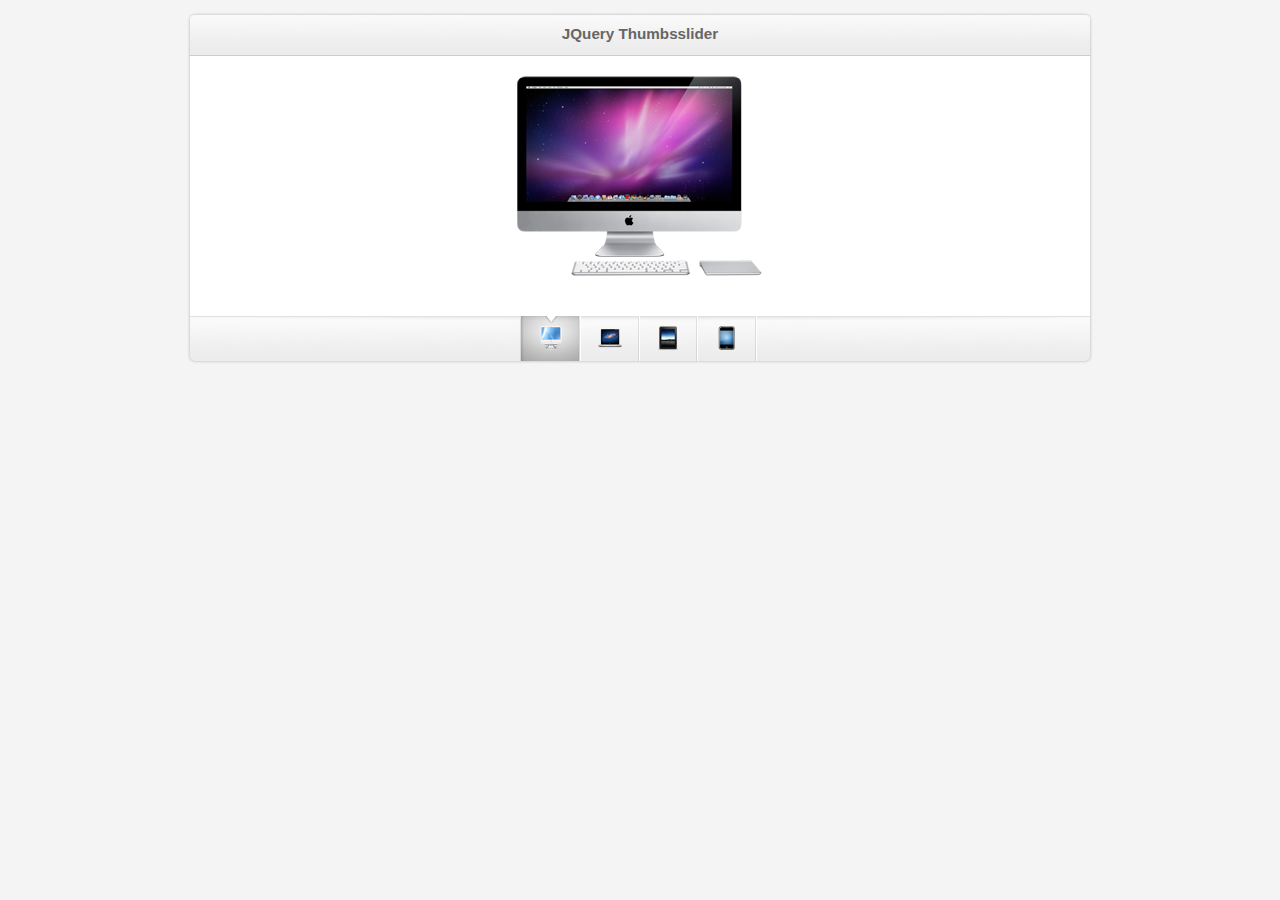
<file: Apple Thumb Style/index.html>
<!DOCTYPE html>
<html lang="en">
  <head>
    <meta charset="UTF-8" />
    <meta http-equiv="X-UA-Compatible" content="IE=edge" />
    <meta name="viewport" content="width=device-width, initial-scale=1.0" />
    <title>JQuery Thumb Slides</title>
    <link rel="stylesheet" href="./css/style.css" />
    <script src="./js/jquery-3.6.0.min.js"></script>
  </head>
  <body>
    <div id="container">
      <div id="slider">
        <header>
          <h3>JQuery Thumbsslider</h3>
        </header>
        <div id="slides">
          <div class="slide">
            <img src="./img/slides/device-imac.png" width="900" height="200" />
          </div>

          <div class="slide">
            <img
              src="./img/slides/device-macbook.png"
              width="900"
              height="200"
            />
          </div>

          <div class="slide">
            <img src="./img/slides/device-ipad.png" width="900" height="200" />
          </div>

          <div class="slide">
            <img
              src="./img/slides/device-iphone.png"
              width="900"
              height="200"
            />
          </div>
        </div>
        <nav id="menu">
          <ul>
            <li class="sep"></li>
            <li class="product">
              <a href="">
                <img src="./img/slides/device-imac-thumb.png" alt="" />
              </a>
            </li>

            <li class="product">
              <a href="">
                <img src="./img/slides/device-macbook-thumb.png" alt="" />
              </a>
            </li>

            <li class="product">
              <a href="">
                <img src="./img/slides/device-ipad-thumb.png" alt="" />
              </a>
            </li>

            <li class="product">
              <a href="">
                <img src="./img/slides/device-iphone-thumb.png" alt="" />
              </a>
            </li>
          </ul>
        </nav>
      </div>
    </div>

    <script src="./js/script.js"></script>
  </body>
</html>
</file>
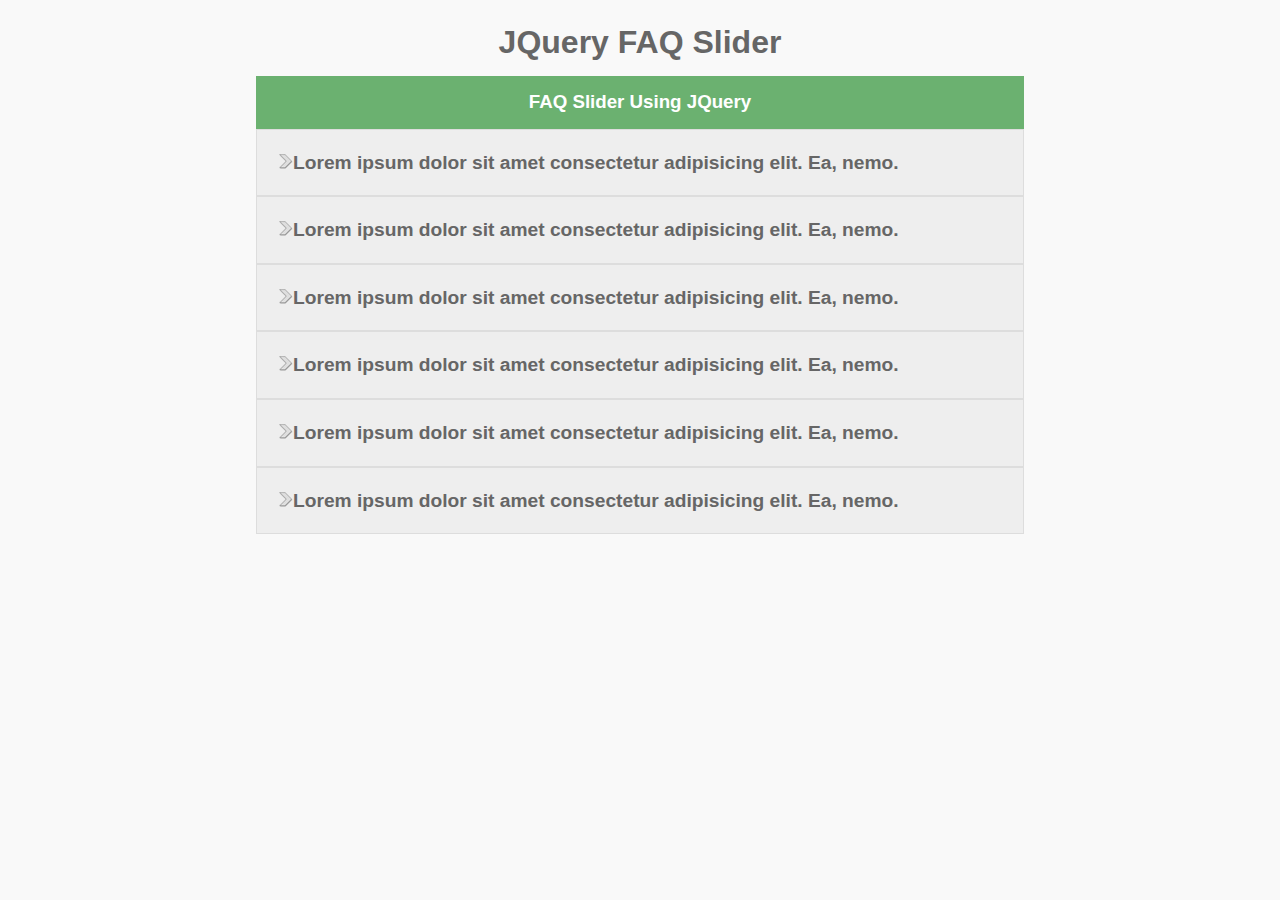
<file: FAQ/index.html>
<!DOCTYPE html>
<html lang="en">
  <head>
    <meta charset="UTF-8" />
    <meta http-equiv="X-UA-Compatible" content="IE=edge" />
    <meta name="viewport" content="width=device-width, initial-scale=1.0" />
    <title>Document</title>
    <link rel="stylesheet" href="./css/style.css" />
    <script src="https://ajax.googleapis.com/ajax/libs/jquery/3.6.0/jquery.min.js"></script>
    <script src="./js/jquery-3.6.0.min.js"></script>
  </head>
  <body>
    <div id="container">
      <h1>JQuery FAQ Slider</h1>
      <div class="title">
        <h3>FAQ Slider Using JQuery</h3>
      </div>
      <ul class="faq">
        <li class="q">
          <img src="./img/arrow.png" />Lorem ipsum dolor sit amet consectetur
          adipisicing elit. Ea, nemo.
        </li>
        <li class="a">
          sit amet consectetur adipisicing elit. Ducimus sunt, consequuntur
          architecto dolores suscipit laudantium tempore animi, aliquid quae
          odio similique quos error repellendus molestiae dicta debitis. Quis,
          ratione iure?
        </li>

        <li class="q">
          <img src="./img/arrow.png" />Lorem ipsum dolor sit amet consectetur
          adipisicing elit. Ea, nemo.
        </li>
        <li class="a">
          Sit amet consectetur adipisicing elit. Ducimus sunt, consequuntur
          architecto dolores suscipit laudantium tempore animi, aliquid quae
          odio similique quos error repellendus molestiae dicta debitis. Quis,
          ratione iure?
        </li>

        <li class="q">
          <img src="./img/arrow.png" />Lorem ipsum dolor sit amet consectetur
          adipisicing elit. Ea, nemo.
        </li>
        <li class="a">
          Sit amet consectetur adipisicing elit. Ducimus sunt, consequuntur
          architecto dolores suscipit laudantium tempore animi, aliquid quae
          odio similique quos error repellendus molestiae dicta debitis. Quis,
          ratione iure?
        </li>

        <li class="q">
          <img src="./img/arrow.png" />Lorem ipsum dolor sit amet consectetur
          adipisicing elit. Ea, nemo.
        </li>
        <li class="a">
          Sittin amet consectetur adipisicing elit. Ducimus sunt, consequuntur
          architecto dolores suscipit laudantium tempore animi, aliquid quae
          odio similique quos error repellendus molestiae dicta debitis. Quis,
          ratione iure?
        </li>

        <li class="q">
          <img src="./img/arrow.png" />Lorem ipsum dolor sit amet consectetur
          adipisicing elit. Ea, nemo.
        </li>
        <li class="a">
          Sit amet consectetur adipisicing elit. Ducimus sunt, consequuntur
          architecto dolores suscipit laudantium tempore animi, aliquid quae
          odio similique quos error repellendus molestiae dicta debitis. Quis,
          ratione iure?
        </li>

        <li class="q">
          <img src="./img/arrow.png" />Lorem ipsum dolor sit amet consectetur
          adipisicing elit. Ea, nemo.
        </li>
        <li class="a">
          Sit amet consectetur adipisicing elit. Ducimus sunt, consequuntur
          architecto dolores suscipit laudantium tempore animi, aliquid quae
          odio similique quos error repellendus molestiae dicta debitis. Quis,
          ratione iure?
        </li>
      </ul>
    </div>
    <script src="./js/script.js"></script>
  </body>
</html>
</file>
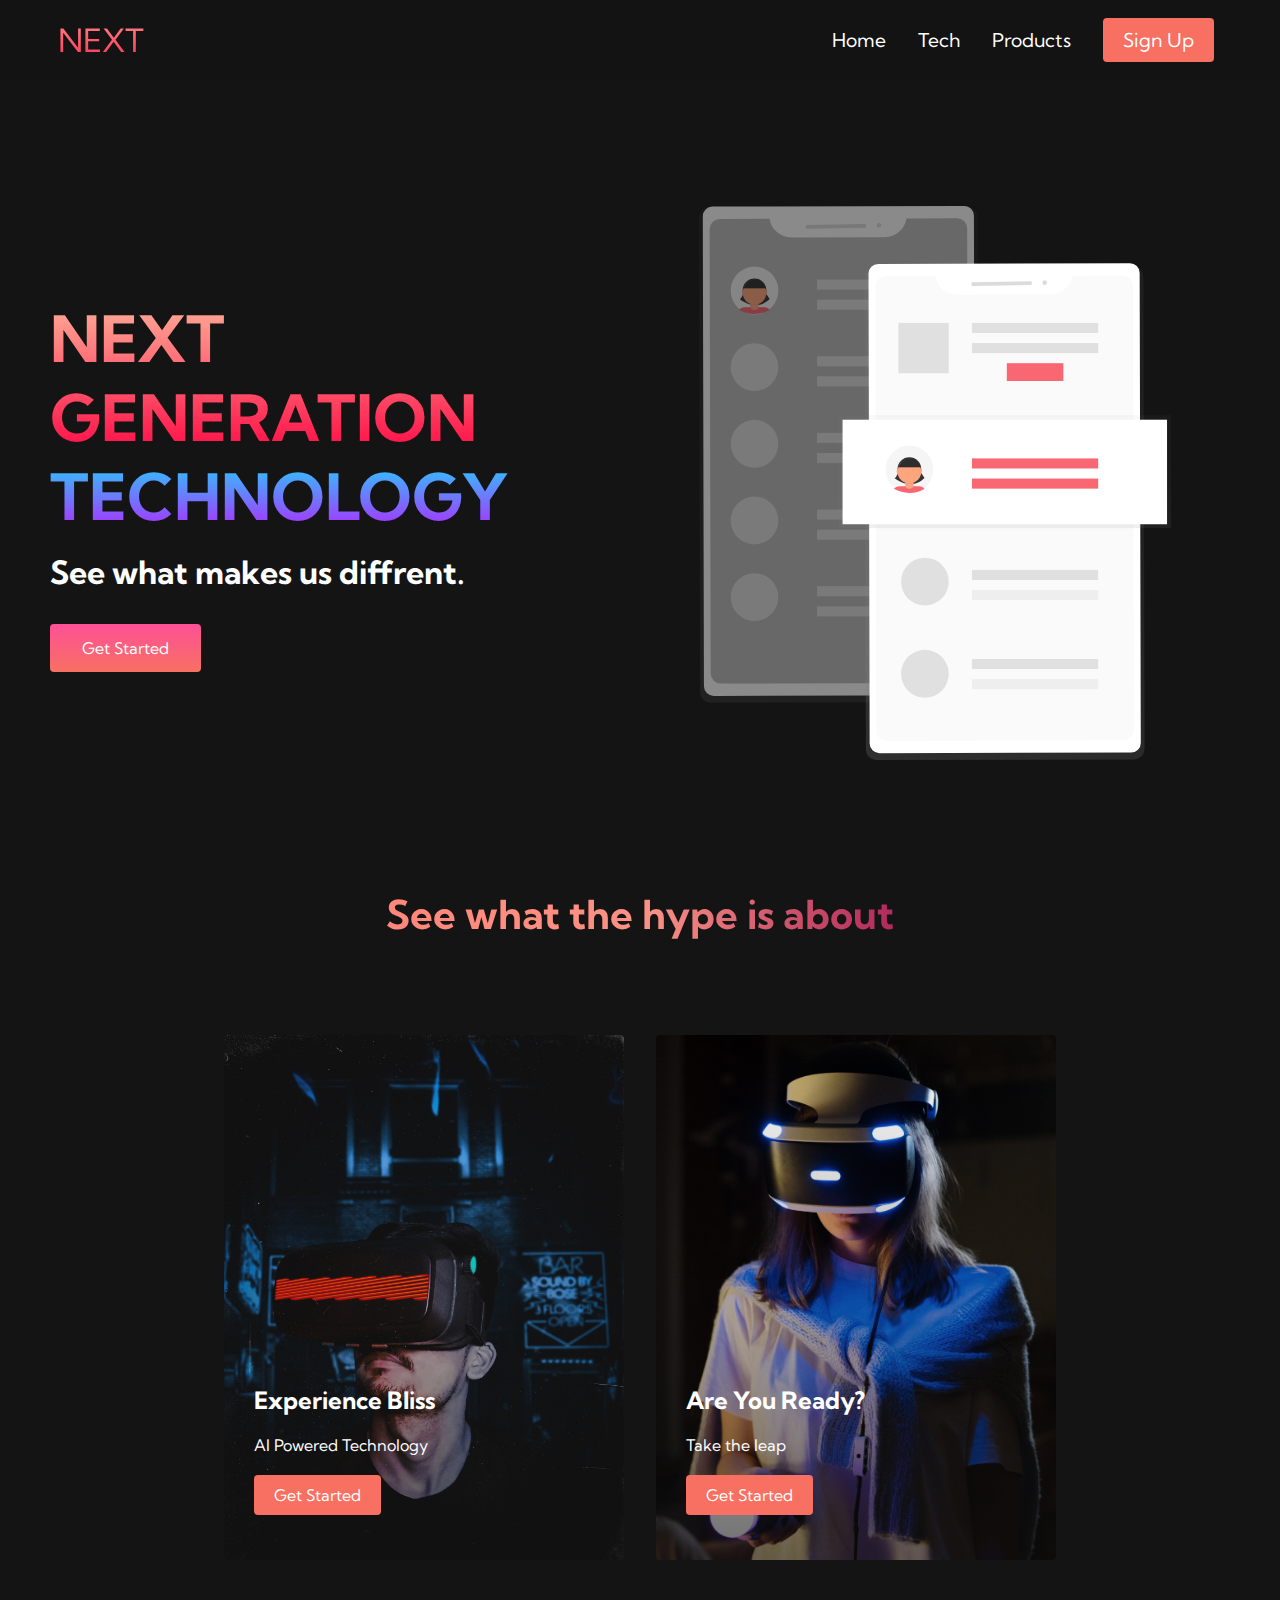
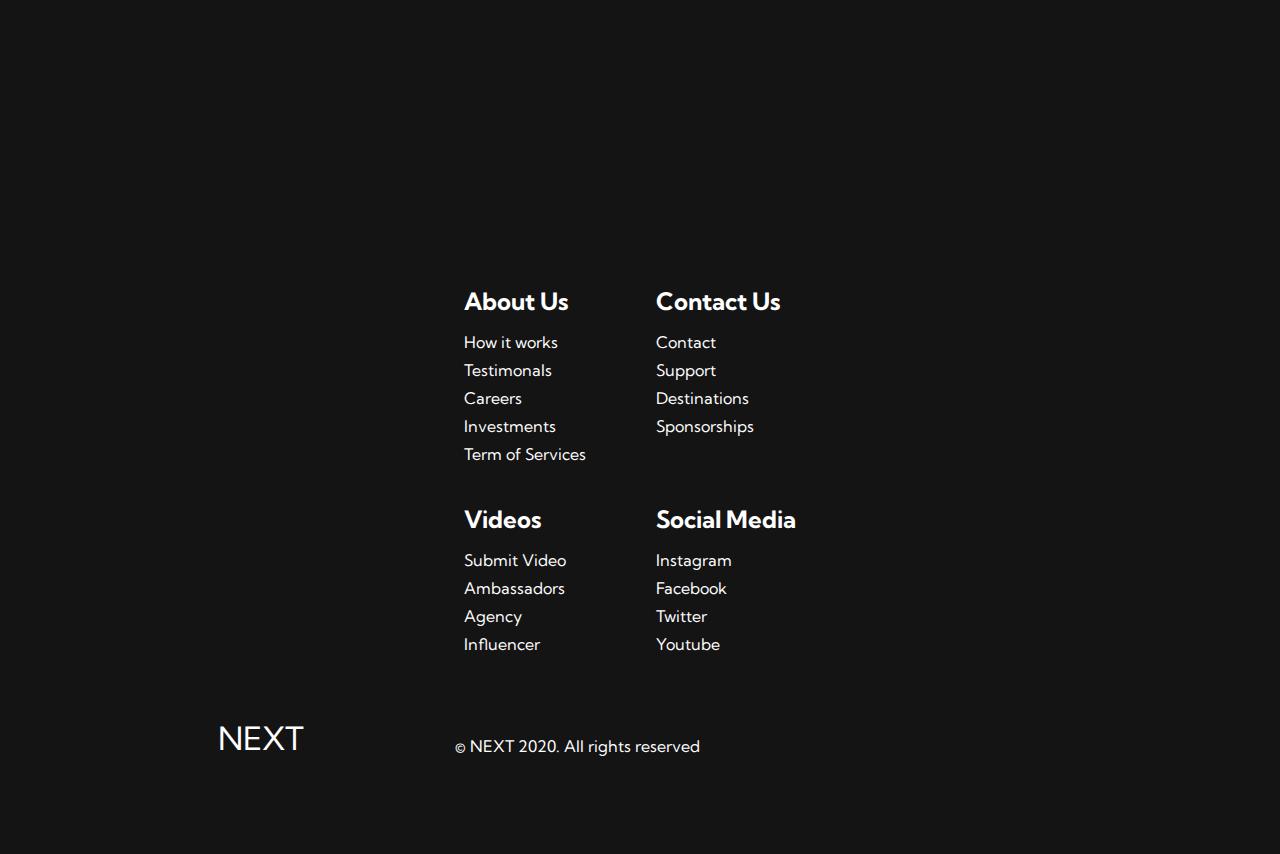
<file: Tech Website/index.html>
<!DOCTYPE html>
<html lang="en">
  <head>
    <meta charset="UTF-8" />
    <meta http-equiv="X-UA-Compatible" content="IE=edge" />
    <meta name="viewport" content="width=device-width, initial-scale=1.0" />
    <title>NEXT Website</title>
    <link rel="stylesheet" href="./styles.css" />
    <link
      rel="stylesheet"
      href="https://use.fontawesome.com/releases/v5.15.4/css/all.css"
      integrity="sha384-DyZ88mC6Up2uqS4h/KRgHuoeGwBcD4Ng9SiP4dIRy0EXTlnuz47vAwmeGwVChigm"
      crossorigin="anonymous"
    />
    <link rel="preconnect" href="https://fonts.googleapis.com" />
    <link rel="preconnect" href="https://fonts.gstatic.com" crossorigin />
    <link
      href="https://fonts.googleapis.com/css2?family=Kumbh+Sans:wght@400;700&display=swap"
      rel="stylesheet"
    />
  </head>
  <body>
    <!-- Navbar Section -->
    <nav class="navbar">
      <div class="navbar_container">
        <a href="" id="navbar_logo"><i class="fas fa-gem"></i>NEXT</a>
        <div class="navbar_toggle" id="mobile-menu">
          <span class="bar"></span>
          <span class="bar"></span>
          <span class="bar"></span>
        </div>
        <ul class="navbar_menu">
          <li class="navbar_item">
            <a href="#" class="navbar_links">Home</a>
          </li>
          <li class="navbar_item">
            <a href="./tech.html" class="navbar_links">Tech</a>
          </li>
          <li class="navbar_item">
            <a href="#" class="navbar_links">Products</a>
          </li>
          <li class="navbar_btn">
            <a href="#" class="button">Sign Up</a>
          </li>
        </ul>
      </div>
    </nav>

    <!-- Hero Section -->
    <div class="main">
      <div class="main_container">
        <div class="main_content">
          <h1>NEXT GENERATION</h1>
          <h2>TECHNOLOGY</h2>
          <p>See what makes us diffrent.</p>
          <button class="main_btn"><a href="/">Get Started</a></button>
        </div>
        <div class="main_img--container">
          <img src="./images/pic1.svg" alt="pic" id="main_img" />
        </div>
      </div>
    </div>

    <!-- Services Section -->
    <div class="services">
      <h1>See what the hype is about</h1>
      <div class="services_container">
        <div class="services_card">
          <h2>Experience Bliss</h2>
          <p>AI Powered Technology</p>
          <button>Get Started</button>
        </div>
        <div class="services_card">
          <h2>Are You Ready?</h2>
          <p>Take the leap</p>
          <button>Get Started</button>
        </div>
      </div>
    </div>

    <!-- Footer Section -->
    <div class="footer_container">
      <div class="footer_link">
        <div class="footer_link--wrapper">
          <div class="footer_link--items">
            <h2>About Us</h2>
            <a href="/">How it works</a>
            <a href="/">Testimonals</a>
            <a href="/">Careers</a>
            <a href="/">Investments</a>
            <a href="/">Term of Services</a>
          </div>
          <div class="footer_link--items">
            <h2>Contact Us</h2>
            <a href="/">Contact</a>
            <a href="/">Support</a>
            <a href="/">Destinations</a>
            <a href="/">Sponsorships</a>
          </div>
        </div>
        <div class="footer_link--wrapper">
          <div class="footer_link--items">
            <h2>Videos</h2>
            <a href="/">Submit Video</a>
            <a href="/">Ambassadors</a>
            <a href="/">Agency</a>
            <a href="/">Influencer</a>
          </div>
          <div class="footer_link--items">
            <h2>Social Media</h2>
            <a href="/">Instagram</a>
            <a href="/">Facebook</a>
            <a href="/">Twitter</a>
            <a href="/">Youtube</a>
          </div>
        </div>
      </div>
      <div class="social_media">
        <div class="social_media--wrap">
          <div class="footer_logo">
            <a href="" id="footer_logo"><i class="fas fa-gem"></i>NEXT</a>
          </div>
          <p class="website_rights">&copy; NEXT 2020. All rights reserved</p>
          <div class="social_icons">
            <a
              href="https://www.facebook.com"
              class="social_icon--link"
              target="_blank"
            >
              <i class="fab fa-facebook"></i>
            </a>
            <a href="" class="social_icon--link" target="_blank">
              <i class="fab fa-instagram"></i>
            </a>
            <a href="" class="social_icon--link" target="_blank">
              <i class="fab fa-twitter"></i>
            </a>
            <a
              href="https://www.linkedin.com"
              class="social_icon--link"
              target="_blank"
            >
              <i class="fab fa-linkedin"></i>
            </a>
            <a
              href="https://www.youtube.com"
              class="social_icon--link"
              target="_blank"
            >
              <i class="fab fa-youtube"></i>
            </a>
          </div>
        </div>
      </div>
    </div>

    <script src="./app.js"></script>
  </body>
</html>
</file>
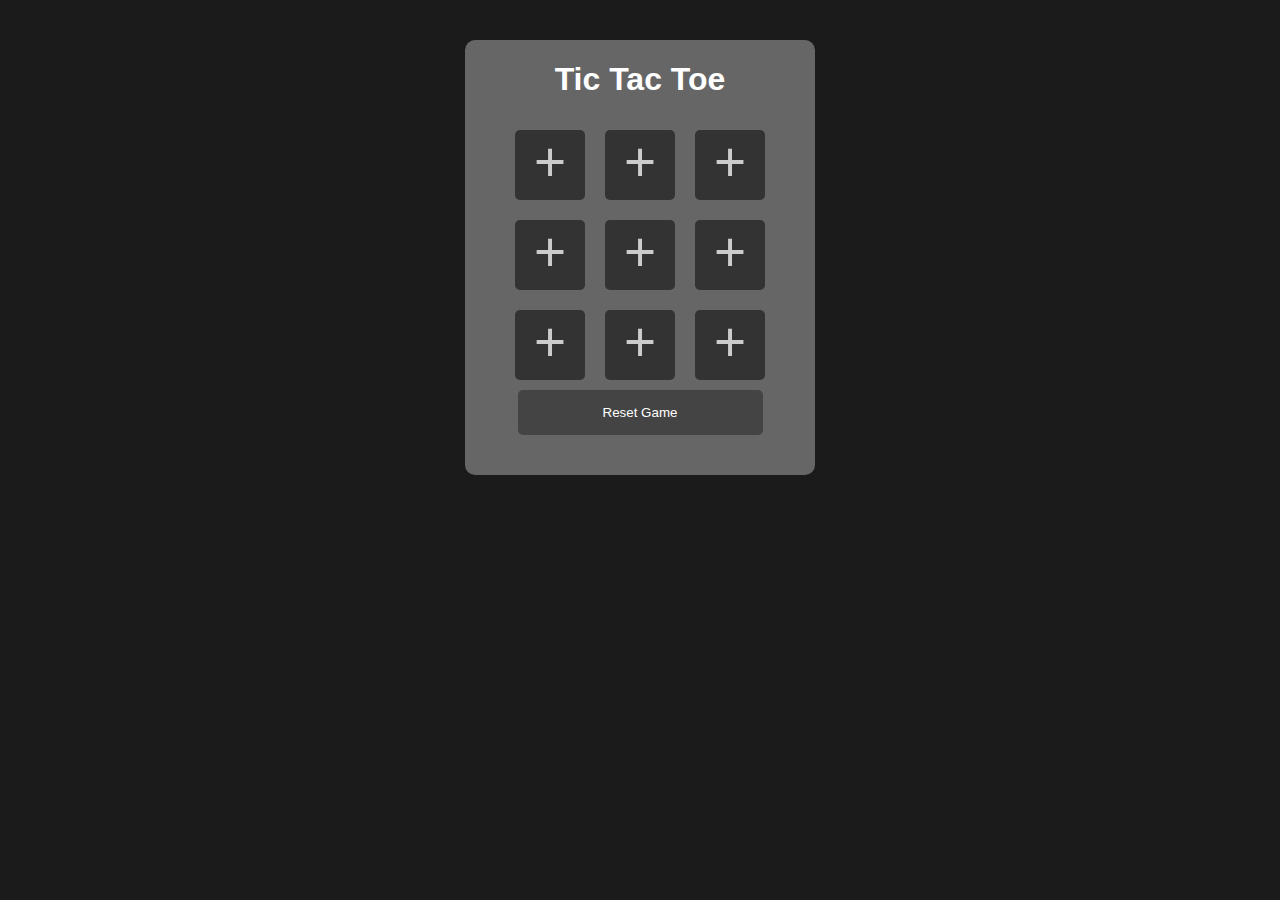
<file: Tic Tac Toe/index.html>
<!DOCTYPE html>
<html lang="en">
  <head>
    <meta charset="UTF-8" />
    <meta http-equiv="X-UA-Compatible" content="IE=edge" />
    <meta name="viewport" content="width=device-width, initial-scale=1.0" />
    <title>Document</title>
    <link rel="stylesheet" href="./css/style.css" />
    <script src="./js/jquery-3.6.0.min.js"></script>
  </head>
  <body>
    <div id="container">
      <header>
        <h1>Tic Tac Toe</h1>
      </header>
      <ul id="board">
        <li id="spot1">+</li>
        <li id="spot2">+</li>
        <li id="spot3">+</li>
        <li id="spot4">+</li>
        <li id="spot5">+</li>
        <li id="spot6">+</li>
        <li id="spot7">+</li>
        <li id="spot8">+</li>
        <li id="spot9">+</li>
      </ul>
      <div id="clearfix">
        <footer>
          <button id="reset">Reset Game</button>
        </footer>
      </div>
    </div>
    <script src="./js/script.js"></script>
  </body>
</html>
</file>
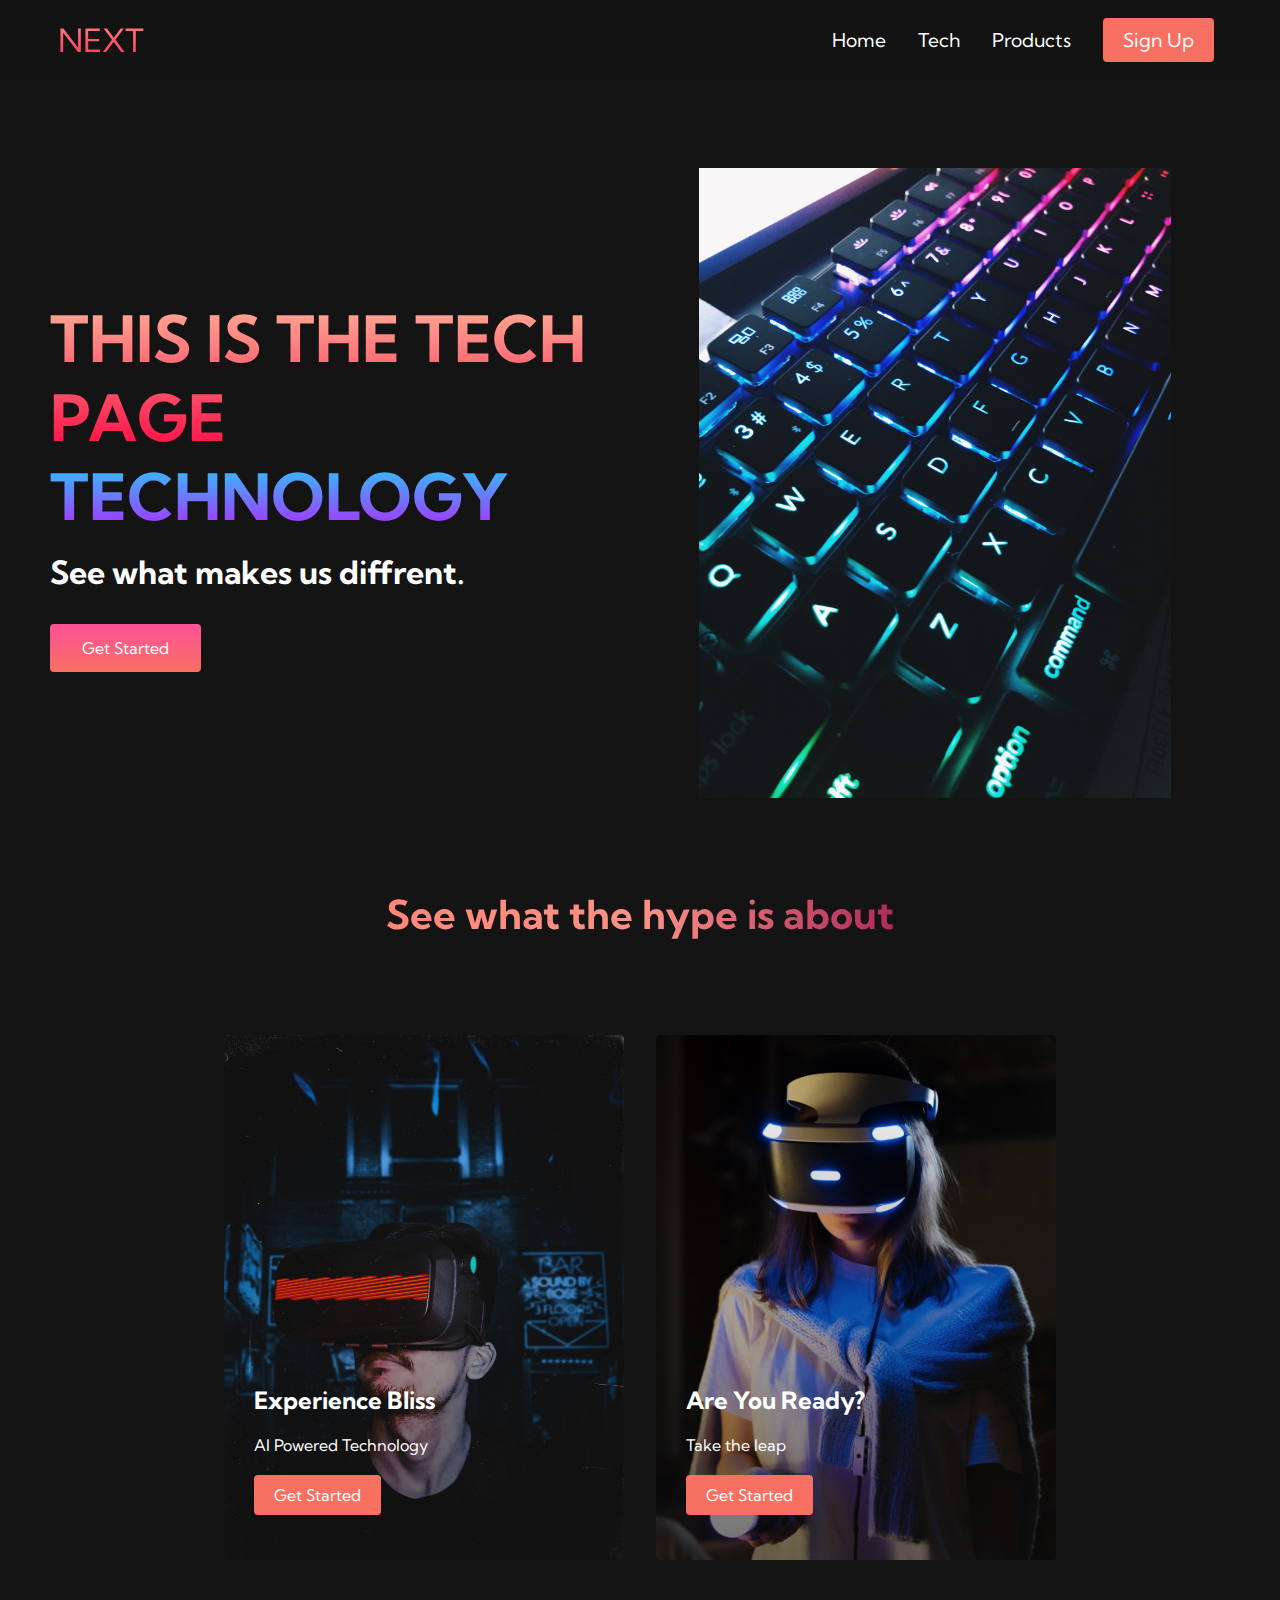
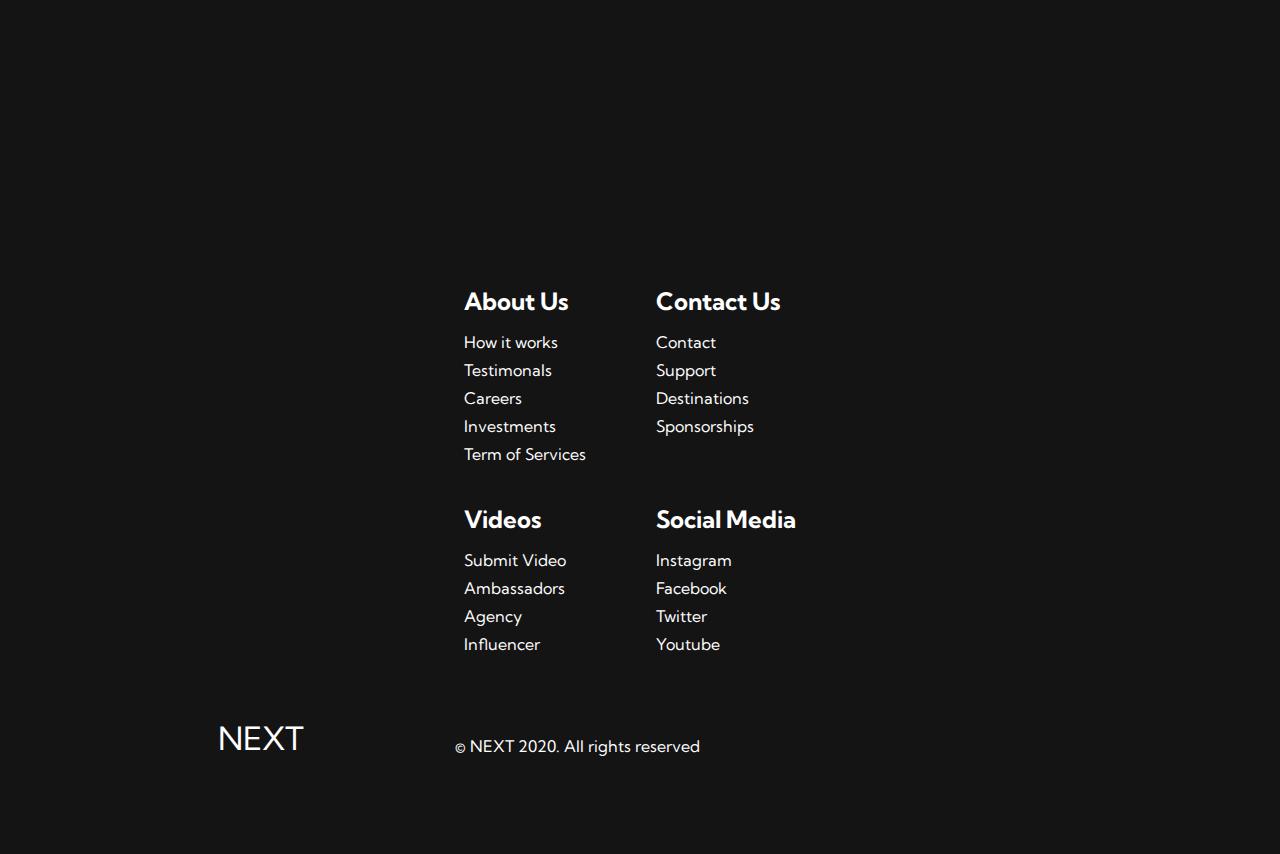
<file: Tech Website/tech.html>
<!DOCTYPE html>
<html lang="en">
  <head>
    <meta charset="UTF-8" />
    <meta http-equiv="X-UA-Compatible" content="IE=edge" />
    <meta name="viewport" content="width=device-width, initial-scale=1.0" />
    <title>NEXT Website</title>
    <link rel="stylesheet" href="./styles.css" />
    <link
      rel="stylesheet"
      href="https://use.fontawesome.com/releases/v5.15.4/css/all.css"
      integrity="sha384-DyZ88mC6Up2uqS4h/KRgHuoeGwBcD4Ng9SiP4dIRy0EXTlnuz47vAwmeGwVChigm"
      crossorigin="anonymous"
    />
    <link rel="preconnect" href="https://fonts.googleapis.com" />
    <link rel="preconnect" href="https://fonts.gstatic.com" crossorigin />
    <link
      href="https://fonts.googleapis.com/css2?family=Kumbh+Sans:wght@400;700&display=swap"
      rel="stylesheet"
    />
  </head>
  <body>
    <!-- Navbar Section -->
    <nav class="navbar">
      <div class="navbar_container">
        <a href="" id="navbar_logo"><i class="fas fa-gem"></i>NEXT</a>
        <div class="navbar_toggle" id="mobile-menu">
          <span class="bar"></span>
          <span class="bar"></span>
          <span class="bar"></span>
        </div>
        <ul class="navbar_menu">
          <li class="navbar_item">
            <a href="/" class="navbar_links">Home</a>
          </li>
          <li class="navbar_item">
            <a href="/tech.html" class="navbar_links">Tech</a>
          </li>
          <li class="navbar_item">
            <a href="/" class="navbar_links">Products</a>
          </li>
          <li class="navbar_btn">
            <a href="/" class="button">Sign Up</a>
          </li>
        </ul>
      </div>
    </nav>

    <!-- Hero Section -->
    <div class="main">
      <div class="main_container">
        <div class="main_content">
          <h1>THIS IS THE TECH PAGE</h1>
          <h2>TECHNOLOGY</h2>
          <p>See what makes us diffrent.</p>
          <button class="main_btn"><a href="/">Get Started</a></button>
        </div>
        <div class="main_img--container">
          <img src="./images/pic2.jpg" alt="pic" id="main_img" />
        </div>
      </div>
    </div>

    <!-- Services Section -->
    <div class="services">
      <h1>See what the hype is about</h1>
      <div class="services_container">
        <div class="services_card">
          <h2>Experience Bliss</h2>
          <p>AI Powered Technology</p>
          <button>Get Started</button>
        </div>
        <div class="services_card">
          <h2>Are You Ready?</h2>
          <p>Take the leap</p>
          <button>Get Started</button>
        </div>
      </div>
    </div>

    <!-- Footer Section -->
    <div class="footer_container">
      <div class="footer_link">
        <div class="footer_link--wrapper">
          <div class="footer_link--items">
            <h2>About Us</h2>
            <a href="/">How it works</a>
            <a href="/">Testimonals</a>
            <a href="/">Careers</a>
            <a href="/">Investments</a>
            <a href="/">Term of Services</a>
          </div>
          <div class="footer_link--items">
            <h2>Contact Us</h2>
            <a href="/">Contact</a>
            <a href="/">Support</a>
            <a href="/">Destinations</a>
            <a href="/">Sponsorships</a>
          </div>
        </div>
        <div class="footer_link--wrapper">
          <div class="footer_link--items">
            <h2>Videos</h2>
            <a href="/">Submit Video</a>
            <a href="/">Ambassadors</a>
            <a href="/">Agency</a>
            <a href="/">Influencer</a>
          </div>
          <div class="footer_link--items">
            <h2>Social Media</h2>
            <a href="/">Instagram</a>
            <a href="/">Facebook</a>
            <a href="/">Twitter</a>
            <a href="/">Youtube</a>
          </div>
        </div>
      </div>
      <div class="social_media">
        <div class="social_media--wrap">
          <div class="footer_logo">
            <a href="" id="footer_logo"><i class="fas fa-gem"></i>NEXT</a>
          </div>
          <p class="website_rights">&copy; NEXT 2020. All rights reserved</p>
          <div class="social_icons">
            <a
              href="https://www.facebook.com"
              class="social_icon--link"
              target="_blank"
            >
              <i class="fab fa-facebook"></i>
            </a>
            <a href="" class="social_icon--link" target="_blank">
              <i class="fab fa-instagram"></i>
            </a>
            <a href="" class="social_icon--link" target="_blank">
              <i class="fab fa-twitter"></i>
            </a>
            <a
              href="https://www.linkedin.com"
              class="social_icon--link"
              target="_blank"
            >
              <i class="fab fa-linkedin"></i>
            </a>
            <a
              href="https://www.youtube.com"
              class="social_icon--link"
              target="_blank"
            >
              <i class="fab fa-youtube"></i>
            </a>
          </div>
        </div>
      </div>
    </div>

    <script src="./app.js"></script>
  </body>
</html>
</file>
<file: Apple Thumb Style/css/style.css>
* {
  margin: 0;
  padding: 0;
}

body {
  color: #666;
  font-size: 13px;
  background: #f4f4f4;
  font-family: Arial, Helvetica, sans-serif;
}

#container {
  margin: 15px auto;
  text-align: center;
  width: 900px;
  position: relative;
}

a,
a:visited {
  color: #0196e3;
  text-decoration: none;
  outline: none;
}

a:hover {
  text-decoration: underline;
}

p {
  padding: 10px;
  text-align: center;
}

header {
  background: url(../img/panel.jpg) repeat-x bottom center #ffffff;
  height: 30px;
  padding-top: 10px;
  border-bottom: 1px solid #ccc;
}

#slider {
  -moz-box-shadow: 0 0 3px #aaaaaa;
  -webkit-box-shadow: 0 0 3px #aaaaaa;
  box-shadow: 0 0 3px #aaaaaa;
  -moz-border-radius: 5px;
  -webkit-border-radius: 5px;
  border-radius: 5px;
  background: url(../img/panel.jpg) repeat-x bottom center #ffffff;
  width: 900px;
  overflow: hidden;
}

#slides {
  height: 240px;
  width: 900px;
  overflow: hidden;
  padding-top: 20px;
}

.slide {
  float: left;
}

#menu {
  height: 45px;
}

#menu ul {
  margin: 0;
  padding: 0;
}

#menu li {
  width: 60px;
  margin-left: -3px;
  display: inline-block;
  list-style: none;
  height: 45px;
  overflow: hidden;
}

#menu li:nth-child(3),
#menu li:nth-child(4),
#menu li:nth-child(5) {
  margin-left: -5px;
}

#menu li.active,
#menu li.active:hover {
  background: url(../img/active_bg.png) no-repeat;
}

#menu li.active {
  cursor: default;
}

#menu .sep {
  width: 2px;
  background: url(../img/seperator.png) no-repeat right;
  margin-right: -2px;
}

#menu li a {
  display: block;
  background: url(../img/seperator.png) no-repeat right;
  height: 35px;
  padding-top: 10px;
}

#menu a img {
  border: none;
}
</file>
<file: FAQ/css/style.css>
* {
  margin: 0;
  padding: 0;
}

body {
  font-family: "Segoe UI", Tahoma, Geneva, Verdana, sans-serif;
  color: #666;
  font-size: 16px;
  background: #f9f9f9;
  line-height: 1.6em;
}

ul,
li {
  list-style: none;
}

#container {
  width: 60%;
  margin: 30px auto;
  overflow: auto;
}

h1 {
  text-align: center;
  margin-bottom: 20px;
}

.title {
  height: 40px;
  background: #6bb170;
  color: #fff;
  text-align: center;
  padding-top: 13px;
}

.faq li {
  padding: 20px;
}

.faq li.q {
  background: #eee;
  font-weight: bold;
  font-size: 120%;
  border: 1px solid #ddd;
  cursor: pointer;
}

.faq li.a {
  background: #ddd;
  display: none;
}

.rotate {
  -moz-transform: rotate(90deg);
  -webkit-transform: rotate(90deg);
  transform: rotate(90deg);
}

@media (max-width: 800px) {
  #container {
    width: 90%;
  }
}
</file>
<file: Tech Website/styles.css>
* {
  box-sizing: border-box;
  margin: 0;
  padding: 0;
  font-family: "Kumbh Sans", sans-serif;
}

.navbar {
  background: #131313;
  height: 80px;
  display: flex;
  justify-content: center;
  align-items: center;
  font-size: 1.2rem;
  position: sticky;
  top: 0;
  z-index: 999;
}

.navbar_container {
  display: flex;
  justify-content: space-between;
  height: 80px;
  z-index: 1;
  width: 100%;
  max-width: 1300px;
  margin: 0 auto;
  padding: 0 50px;
}

#navbar_logo {
  background-color: #ff8177;
  background-image: linear-gradient(to top, #ff0844 0%, #ffb199 100%);
  background-size: 100%;
  -webkit-background-clip: text;
  -moz-background-clip: text;
  -webkit-text-fill-color: transparent;
  -moz-text-fill-color: transparent;
  display: flex;
  align-items: center;
  cursor: pointer;
  text-decoration: none;
  font-size: 2rem;
}

.fa-gem {
  margin-right: 0.5rem;
}

.navbar_menu {
  display: flex;
  align-items: center;
  list-style: none;
  text-align: center;
}

.navbar_item {
  height: 80px;
}

.navbar_links {
  color: #fff;
  display: flex;
  align-items: center;
  justify-content: center;
  text-decoration: none;
  padding: 0 1rem;
  height: 100%;
}

.navbar_btn {
  display: flex;
  justify-content: center;
  align-items: center;
  padding: 0 1rem;
  width: 100%;
}

.button {
  display: flex;
  justify-content: center;
  align-items: center;
  text-decoration: none;
  padding: 10px 20px;
  height: 100%;
  width: 100%;
  border: none;
  outline: none;
  border-radius: 4px;
  background: #f77062;
  color: #fff;
}

.button:hover {
  background: #4837ff;
  transition: all 0.3s ease;
}

.navbar_links:hover {
  color: #f77062;
  transition: all 0.3s ease;
}

@media screen and (max-width: 960px) {
  .navbar_container {
    display: flex;
    justify-content: space-between;
    height: 80px;
    z-index: 1;
    width: 100%;
    max-width: 1300px;
    padding: 0;
  }

  .navbar_menu {
    display: grid;
    grid-template-columns: auto;
    margin: 0;
    width: 100%;
    position: absolute;
    top: -1000px;
    opacity: 0;
    transition: all 0.5s ease;
    height: 50vh;
    z-index: -1;
    background: #131313;
  }

  .navbar_menu.active {
    background: #131313;
    top: 100%;
    opacity: 1;
    transition: all 0.5s ease;
    z-index: 99;
    height: 50vh;
    font-size: 1.6rem;
  }

  #navbar_logo {
    padding-left: 25px;
  }

  .navbar_toggle .bar {
    width: 25px;
    height: 3px;
    margin: 5px auto;
    transition: all 0.3s ease-in-out;
    background: #fff;
  }

  .navbar_item {
    width: 100%;
  }

  .navbar_links {
    text-align: center;
    padding: 2rem;
    width: 100%;
    display: table;
  }

  #mobile-menu {
    position: absolute;
    top: 20%;
    right: 5%;
    transform: translate(5%, 20%);
  }

  .navbar_btn {
    padding-bottom: 2rem;
  }

  .button {
    display: flex;
    justify-content: center;
    align-items: center;
    width: 80%;
    height: 80px;
    margin: 0;
  }

  .navbar_toggle .bar {
    display: block;
    cursor: pointer;
  }

  #mobile-menu.is-active .bar:nth-child(2) {
    opacity: 0;
  }

  #mobile-menu.is-active .bar:nth-child(1) {
    transform: translateY(8px) rotate(45deg);
  }

  #mobile-menu.is-active .bar:nth-child(3) {
    transform: translateY(-8px) rotate(-45deg);
  }
}

/* Hero Section CSS */
.main {
  background: #141414;
}

.main_container {
  display: grid;
  grid-template-columns: 1fr 1fr;
  align-items: center;
  justify-self: center;
  margin: 0 auto;
  height: 90vh;
  background-color: #141414;
  z-index: 1;
  width: 100%;
  max-width: 1300px;
  padding: 0 50px;
}

.main_content h1 {
  font-size: 4rem;
  background-color: #ff8177;
  background-image: linear-gradient(to top, #ff0844 0%, #ffb199 100%);
  background-size: 100%;
  -webkit-background-clip: text;
  -moz-background-clip: text;
  -webkit-text-fill-color: transparent;
  -moz-text-fill-color: transparent;
}

.main_content h2 {
  font-size: 4rem;
  background-color: #ff8177;
  background-image: linear-gradient(to top, #b721ff 0%, #21d4fd 100%);
  background-size: 100%;
  -webkit-background-clip: text;
  -moz-background-clip: text;
  -webkit-text-fill-color: transparent;
  -moz-text-fill-color: transparent;
}

.main_content p {
  margin-top: 1rem;
  font-size: 2rem;
  font-weight: 700;
  color: #fff;
}

.main_btn {
  font-size: 1rem;
  background-image: linear-gradient(to top, #f77062 0%, #fe5196 100%);
  padding: 14px 32px;
  border-radius: 4px;
  color: #fff;
  margin-top: 2rem;
  cursor: pointer;
  position: relative;
  transition: all 0.35s;
  /* outline: none; */
  border: 0;
}

.main_btn a {
  position: relative;
  z-index: 2;
  color: #fff;
  text-decoration: none;
}

.main_btn:after {
  position: absolute;
  content: "";
  top: 0;
  left: 0;
  width: 0;
  height: 100%;
  background: #4837ff;
  transition: all 0.35s;
  border-radius: 4px;
}

.main_btn:hover {
  color: #fff;
}

.main_btn:hover:after {
  width: 100%;
}

.main_img--container {
  text-align: center;
}

#main_img {
  height: 80%;
  width: 80%;
}

/* Mobile Responsive */
@media screen and (max-width: 768px) {
  .main_container {
    display: grid;
    grid-template-columns: auto;
    align-items: center;
    justify-self: center;
    width: 100%;
    margin: 0 auto;
    height: 90vh;
  }

  .main_content {
    text-align: center;
    margin-bottom: 4rem;
  }

  .main_content h1 {
    font-size: 2.5rem;
    margin-top: 2rem;
  }

  .main_content h2 {
    font-size: 3rem;
  }

  .main_content p {
    margin-top: 1rem;
    font-size: 1.5rem;
  }
}

@media screen and (max-width: 480px) {
  .main_content h1 {
    font-size: 2rem;
    margin-top: 3rem;
  }

  .main_content h2 {
    font-size: 2rem;
  }

  .main_content p {
    margin-top: 2rem;
    font-size: 1.5rem;
  }

  .main_btn {
    padding: 12px 36px;
    margin: 2.5rem 0;
  }
}

/* Services Section CSS */
.services {
  background: #141414;
  display: flex;
  flex-direction: column;
  align-items: center;
  height: 100vh;
}

.services h1 {
  background-color: #ff8177;
  background-image: linear-gradient(
    to right,
    #ff8177 0%,
    #ff867a 0%,
    #ff8c7f 21%,
    #f99185 52%,
    #cf556c 78%,
    #b12a5b 100%
  );
  background-size: 100%;
  margin-bottom: 5rem;
  font-size: 2.5rem;
  -webkit-background-clip: text;
  -moz-background-clip: text;
  -webkit-text-fill-color: transparent;
  -moz-text-fill-color: transparent;
}

.services_container {
  display: flex;
  justify-content: center;
  flex-wrap: wrap;
}

.services_card {
  margin: 1rem;
  height: 525px;
  width: 400px;
  border-radius: 4px;
  background-image: linear-gradient(
      to bottom,
      rgba(0, 0, 0, 0) 0%,
      rgba(17, 17, 17, 0.6) 100%
    ),
    url(./images/pic3.jpg);
  background-size: cover;
  position: relative;
  color: #fff;
}

.services_card:nth-child(2) {
  background-image: linear-gradient(
      to bottom,
      rgba(0, 0, 0, 0) 0%,
      rgba(17, 17, 17, 0.6) 100%
    ),
    url(./images/pic4.jpg);
}

.services h2 {
  position: absolute;
  top: 350px;
  left: 30px;
}

.services_card p {
  position: absolute;
  top: 400px;
  left: 30px;
}

.services_card button {
  color: #fff;
  padding: 10px 20px;
  border: none;
  outline: none;
  border-radius: 4px;
  background: #f77062;
  position: absolute;
  top: 440px;
  left: 30px;
  font-size: 1rem;
  cursor: pointer;
}

.services_card:hover {
  transform: scale(1.075);
  transition: 0.2s ease-in;
  cursor: pointer;
}

@media screen and (max-width: 960px) {
  .services {
    height: 1600px;
  }

  .services h1 {
    font-size: 2rem;
    margin-top: 12rem;
  }
}

@media screen and (max-width: 480px) {
  .services {
    height: 1400px;
  }

  .services h1 {
    font-size: 1.2rem;
  }

  .services_card {
    width: 300px;
  }
}

/* Footer CSS */
.footer_container {
  background-color: #141414;
  padding: 5rem 0;
  display: flex;
  flex-direction: column;
  justify-content: center;
  align-items: center;
}

#footer_logo {
  color: #fff;
  display: flex;
  align-items: center;
  cursor: pointer;
  text-decoration: none;
  font-size: 2rem;
}

.footer_links {
  width: 100%;
  max-width: 1000px;
  display: flex;
  justify-content: center;
}

.footer_link--wrapper {
  display: flex;
}

.footer_link--items {
  display: flex;
  flex-direction: column;
  align-items: flex-start;
  margin: 16px;
  text-align: left;
  width: 160px;
  box-sizing: border-box;
}

.footer_link--items h2 {
  margin-bottom: 16px;
}

.footer_link--items > h2 {
  color: #fff;
}

.footer_link--items a {
  color: #fff;
  text-decoration: none;
  margin-bottom: 0.5rem;
}

.footer_link--items a:hover {
  color: #e9e9e9;
  transition: 0.3s ease-out;
}

/* Social Icons */
.social_icon--link {
  color: #fff;
  font-size: 24px;
}

.social_media {
  max-width: 1000px;
  width: 100%;
}

.social_media--wrap {
  display: flex;
  justify-content: space-between;
  align-items: center;
  width: 90%;
  max-width: 1000px;
  margin: 40px auto 0 auto;
}

.social_icons {
  display: flex;
  justify-content: space-between;
  align-items: center;
  width: 240px;
}

#footer_logo {
  color: #fff;
  justify-self: flex-start;
  margin-left: 20px;
  cursor: pointer;
  text-decoration: none;
  font-size: 2rem;
  display: flex;
  align-items: center;
  margin-bottom: 16px;
}

.website_rights {
  color: #fff;
}

@media screen and (max-width: 820px) {
  .footer_links {
    padding-top: 2rem;
  }

  #footer_logo {
    margin-top: 2rem;
  }

  .website_rights {
    margin-bottom: 2rem;
  }

  .footer_link--wrapper {
    flex-direction: column;
  }

  .social_media--wrap {
    flex-direction: column;
  }
}

@media screen and (max-width: 480px) {
  .footer_link--items {
    margin: 0;
    padding: 10px;
    width: 100%;
  }
}
</file>
<file: Tic Tac Toe/css/style.css>
body {
  background: #1c1b1b;
  color: #666;
  font-family: Arial, Helvetica, sans-serif;
}

h1 {
  text-align: center;
  color: #fff;
}

.clearfix {
  clear: both;
}

#container {
  width: 350px;
  overflow: auto;
  margin: 40px auto;
  background: #666;
  padding-bottom: 40px;
  border-radius: 10px;
}

#board li {
  float: left;
  margin: 10px;
  height: 70px;
  width: 70px;
  font-size: 55px;
  background: #333;
  color: #ccc;
  list-style: none;
  text-align: center;
  border-radius: 5px;
}

#board li:hover,
#reset:hover {
  cursor: pointer;
  background: #000;
}

#reset {
  border: 0;
  background: #444;
  color: #fff;
  width: 70%;
  padding: 15px;
  border-radius: 5px;
}

.o {
  color: green !important;
}

.x {
  color: red !important;
}

footer {
  display: block;
  text-align: center;
  padding-top: 20px;
}
</file>
